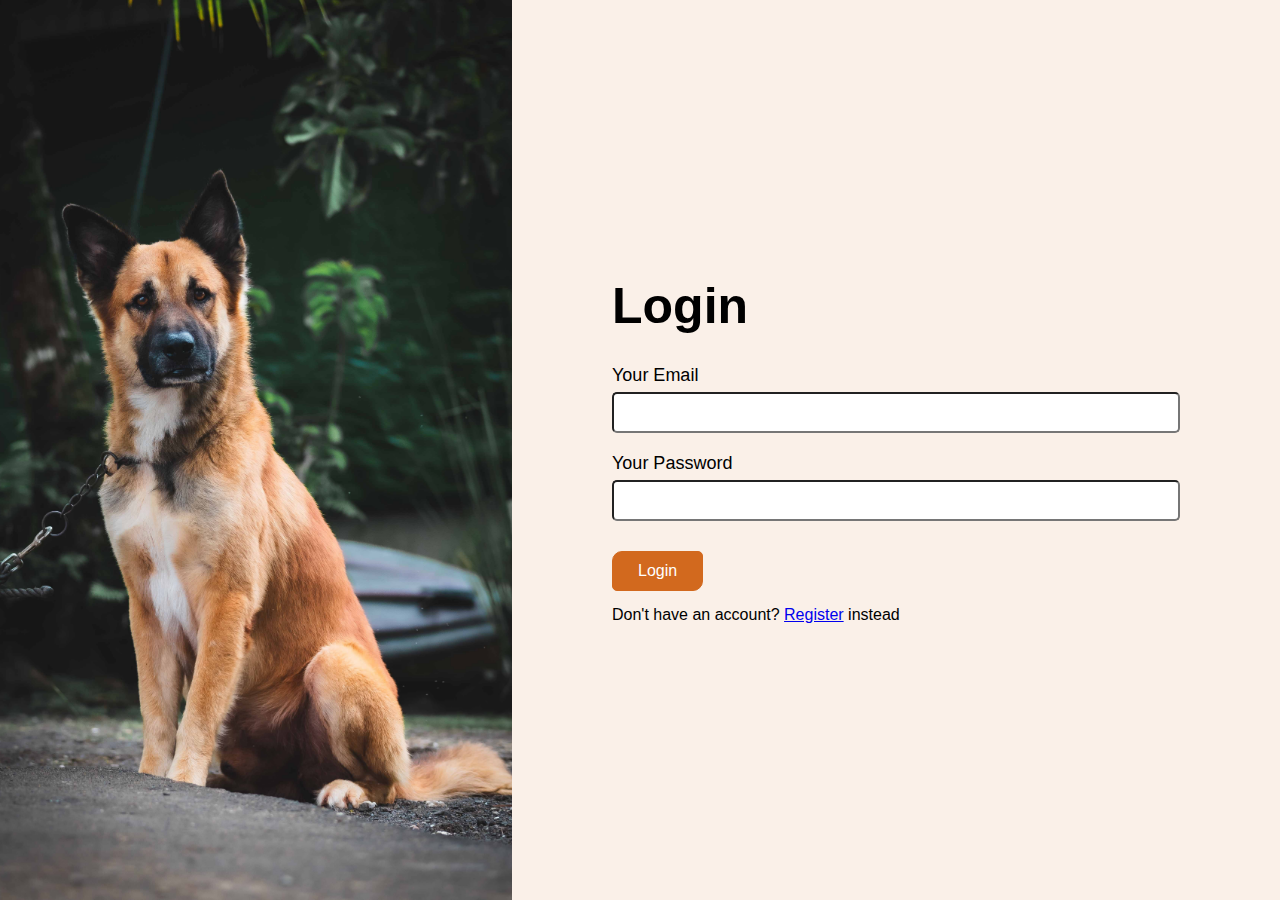
<file: login.html>
<!DOCTYPE html>
<html lang="en">
  <head>
    <meta charset="UTF-8" />
    <meta http-equiv="X-UA-Compatible" content="IE=edge" />
    <meta name="viewport" content="width=device-width, initial-scale=1.0" />
    <link rel="stylesheet" href="./css/style.css" />
    <title>Document</title>
  </head>
  <body>
    <section class="flex-container">
      <div class="image-section"></div>
      <div class="form-section">
        <div class="form-flex">
          <h2 class="page-heading">Login</h2>
          <form action="">
            <div class="form-row">
              <div class="w-100">
                <label for=""> Your Email </label>
                <input type="text" />
              </div>
            </div>
            <div class="form-row">
              <div class="w-100">
                <label for=""> Your Password </label>
                <input type="password" />
              </div>
            </div>

            <div class="button-container">
              <button class="signup-btn">Login</button>
            </div>
            <p>
              Don't have an account?
              <a href="register.html">Register</a> instead
            </p>
          </form>
        </div>
      </div>
    </section>
  </body>
</html>
</file>
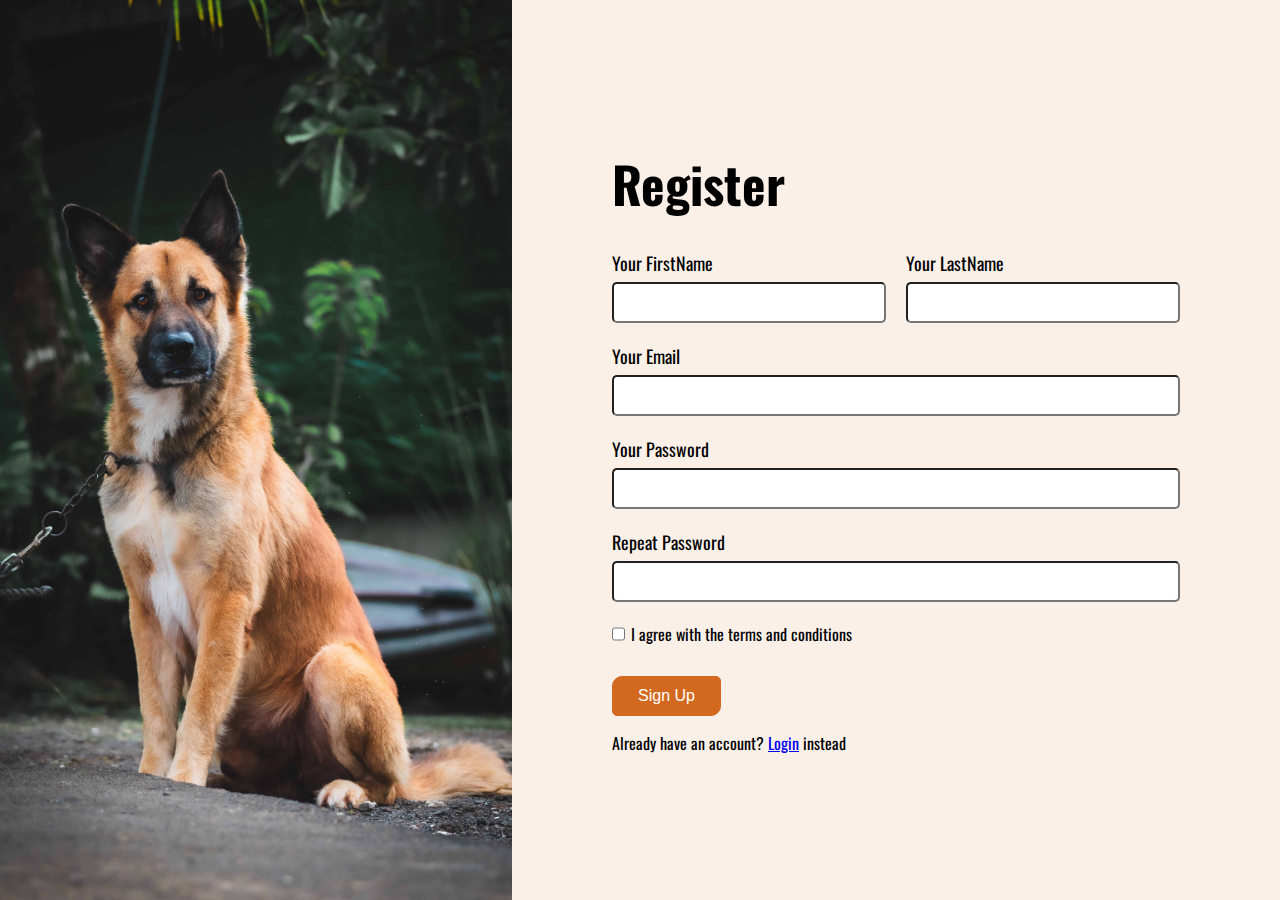
<file: register.html>
<!DOCTYPE html>
<html lang="en">
  <head>
    <meta charset="UTF-8" />
    <meta http-equiv="X-UA-Compatible" content="IE=edge" />
    <meta name="viewport" content="width=device-width, initial-scale=1.0" />
    <link rel="preconnect" href="https://fonts.googleapis.com" />
    <link rel="preconnect" href="https://fonts.gstatic.com" crossorigin />
    <link
      href="https://fonts.googleapis.com/css2?family=Oswald:wght@200;300;400;500;600;700&display=swap"
      rel="stylesheet"
    />
    <link rel="stylesheet" href="css/style.css" />
    <title>Register</title>
  </head>

  <body>
    <section class="flex-container">
      <div class="image-section"></div>
      <div class="form-section">
        <div class="form-flex">
          <h2 class="page-heading">Register</h2>
          <form action="">
            <div class="form-row">
              <div class="input-flexed">
                <label for=""> Your FirstName </label>
                <input type="text" />
              </div>
              <div class="input-flexed">
                <label for=""> Your LastName </label>
                <input type="text" />
              </div>
            </div>
            <div class="form-row">
              <div class="w-100">
                <label for=""> Your Email </label>
                <input type="text" />
              </div>
            </div>
            <div class="form-row">
              <div class="w-100">
                <label for=""> Your Password </label>
                <input type="password" />
              </div>
            </div>
            <div class="form-row">
              <div class="w-100">
                <label for=""> Repeat Password </label>
                <input type="password" />
              </div>
            </div>
            <div class="check-holder">
              <input type="checkbox" /><label>
                I agree with the terms and conditions</label
              >
            </div>
            <div class="button-container">
              <button class="signup-btn">Sign Up</button>
            </div>
            <p>
              Already have an account? <a href="login.html">Login</a> instead
            </p>
          </form>
        </div>
      </div>
    </section>
  </body>
</html>
</file>
<file: css/style.css>
* {
  margin: 0;
  padding: 0;
  box-sizing: border-box;
}

body {
  font-family: "Oswald", sans-serif;
  background-color: rgba(210, 105, 30, 0.1);
  font-size: 16px;
}

/* * Register page */
.flex-container {
  display: flex;
}

.image-section {
  background: url(../images/pet.jpg);
  background-position: center;
  background-size: cover;
  width: 40%;
  height: 100vh;
}

.form-section {
  width: 60%;
  height: 100vh;
  padding: 30px 100px;
  display: flex;
  justify-content: center;
  align-items: center;
}

.form-row {
  width: 100%;
  display: flex;
  gap: 20px;
  margin-bottom: 20px;
}

.form-row label {
  display: block;
  margin-bottom: 6px;
  font-size: 18px;
}

.form-row .input-flexed {
  width: 50%;
}

.form-row input[type="text"],
.form-row input[type="password"] {
  width: 100%;
  padding: 8px 15px;
  font-size: 18px;
  border-radius: 5px;
}

.form-row input[type="text"]:focus,
.form-row input[type="password"]:focus {
  outline: none;
}

.w-100 {
  width: 100%;
}

.check-holder {
  display: flex;
  gap: 6px;
}

.button-container {
  margin-top: 30px;
  margin-bottom: 15px;
}

.signup-btn {
  padding: 10px 25px;
  border-radius: 10px 5px;
  background: chocolate;
  color: white;
  border: 1px solid chocolate;
  font-size: 16px;
  cursor: pointer;
}

.page-heading {
  font-size: 50px;
  margin-bottom: 30px;
}

.form-flex {
  width: 100%;
}

.container {
  width: 90%;
  margin: 0 auto;
}

/* homepage */

.flex-header {
  display: flex;
  justify-content: space-between;
  align-items: center;
}

.links {
  display: flex;
  list-style: none;
}

.links li {
  margin-left: 30px;
}

.links a {
  text-decoration: none;
  font-size: 20px;
  color: white;
}

header {
  padding: 20px 0;
  background: chocolate;
  color: white;
}

#hero-section {
  height: 90vh;
  background: linear-gradient(#000000a5, #0000009a),
    url(../images/hero.jpg) no-repeat;
  background-size: cover;
  background-position: center;
  display: flex;
  justify-content: center;
  align-items: center;
  color: white;
}

#hero-section h1 {
  font-size: 40px;
  width: 60%;
  text-align: center;
  margin: 0 auto;
}
#hero-section h4 {
  font-size: 20px;
  text-align: center;
  margin-top: 30px;
}

.centered-button {
  display: flex;
  justify-content: center;
  margin-top: 40px;
}

.get-started {
  padding: 10px 25px;
  border-radius: 10px 5px;
  background: chocolate;
  color: white;
  border: 1px solid chocolate;
  font-size: 16px;
  cursor: pointer;
}
/* * About section */
.about-container {
  display: flex;
}
.about-img-holder {
  background: url("../images/dog-care.jpg") no-repeat top center/cover;
  height: 80vh;
  width: 50%;
}
.about-content {
  width: 50%;
}

.about-content-holder {
  display: flex;
  flex-direction: column;
  align-items: center;
  justify-content: center;
  width: 80%;
  margin: auto;
  height: 100%;
}
.about-content-holder h2 {
  font-size: 30px;
  margin-top: 10px;
}
.about-content-holder p {
  font-size: 19px;
  text-align: justify;
  margin-top: 20px;
}

/* Picture Gallery */
#dogGallery {
  padding: 20px 40px;
}
#dogGallery h2 {
  text-align: center;
  margin-bottom: 20px;
}
.dogGallery-grid img {
  width: 100%;
  opacity: 1;
  display: block;
  transition: 0.5s ease;
  border-radius: 20px;
  margin-bottom: 10px;
}

.dogGallery-grid {
  display: flex;
  gap: 15px;
}

.grid-column {
  flex: 25%;
  max-width: 25%;
}
.image-hover-container {
  position: relative;
}

.middle-text {
  transition: 0.5s ease;
  opacity: 0;
  position: absolute;
  top: 50%;
  left: 10%;

  text-align: center;
}
.image-hover-container:hover img {
  opacity: 0.3;
}

.image-hover-container:hover .middle-text {
  opacity: 1;
}
.middle-text p {
  background-color: rgba(52, 49, 49, 0.8);
  color: #fff;
  padding: 10px 30px;
  text-align: center;
  font-size: 20px;
  font-weight: bold;
}
/* footer section */
footer {
  background: rgb(119, 53, 6);
  color: white;
  padding: 20px 0 0 0;
}

.top-section {
  display: flex;
  justify-content: space-between;
  align-items: center;
}

#social-bracket,
.social-icons {
  display: flex;
  align-items: center;
}

#social-bracket {
  gap: 10px;
}

.social-icons {
  list-style: none;
  border: 2px solid #fff;
  border-radius: 20px;
  justify-content: center;
  gap: 10px;
  padding: 6px 15px;
}

.social-icons li i {
  font-size: 15px;
}

.social-icons li:hover {
  background-color: #fff;
  padding: 0 5px;
}

.social-icons li i:hover {
  color: chocolate;
}
footer .main-section {
  display: flex;
  justify-content: start;
  gap: 30px;
  padding: 100px 0;
}

footer .about-footer {
  width: 40%;
}
footer .links-footer {
  width: 15%;
}
footer .work-footer {
  width: 30%;
}

footer ul {
  list-style: none;
}
footer ul li * {
  transition: all 400ms ease-in-out;
}

footer ul li a:hover i {
  padding: 0 5px 0 10px;
}

footer ul li a i {
  font-size: 13px;
  padding-right: 6px;
}

footer ul a {
  color: white;
  text-decoration: none;
}

.bottom-section {
  background: rgb(67, 29, 2);
  height: 120px;
}

.bottom-section .left-section {
  display: flex;
  align-items: center;
  gap: 30px;
}

.bottom-section .left-section img {
  margin-top: -80px;
}

.inner-bottom-section {
  display: flex;
  justify-content: space-between;
  align-items: center;
}
</file>
